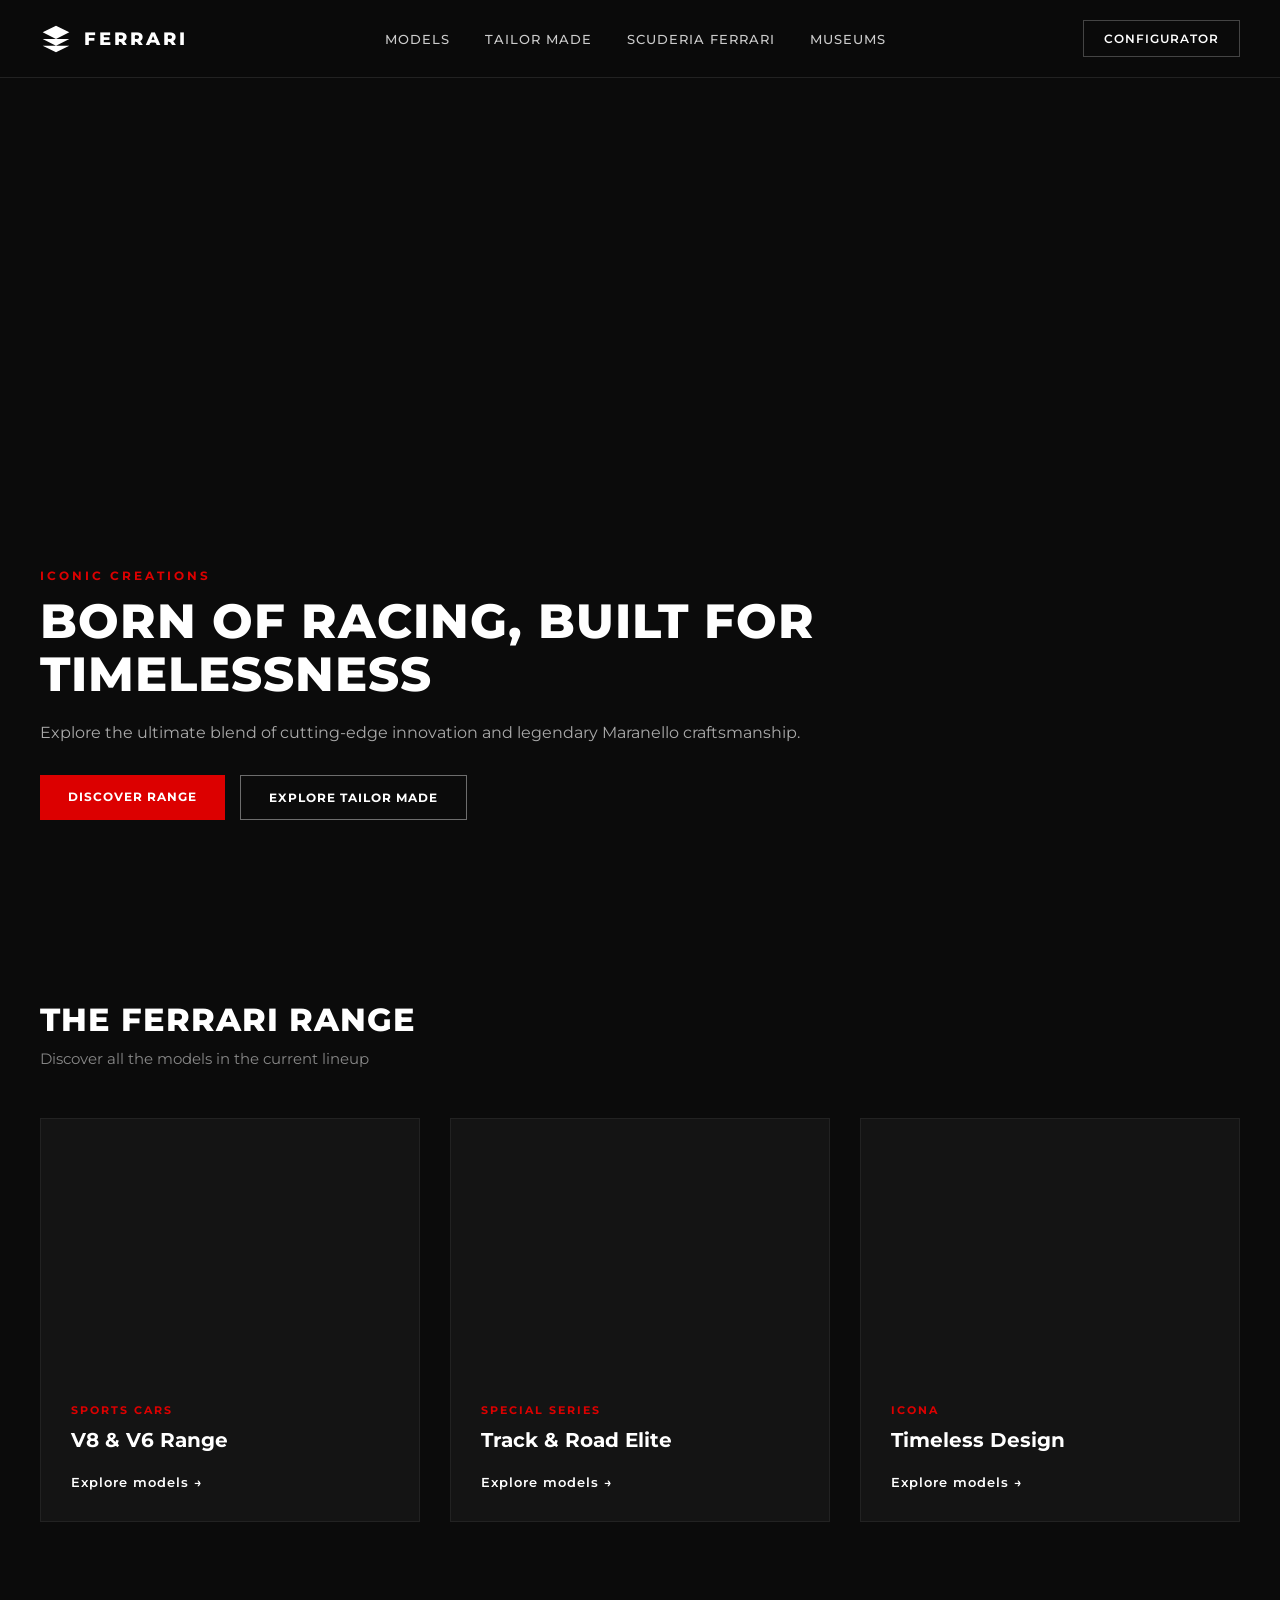
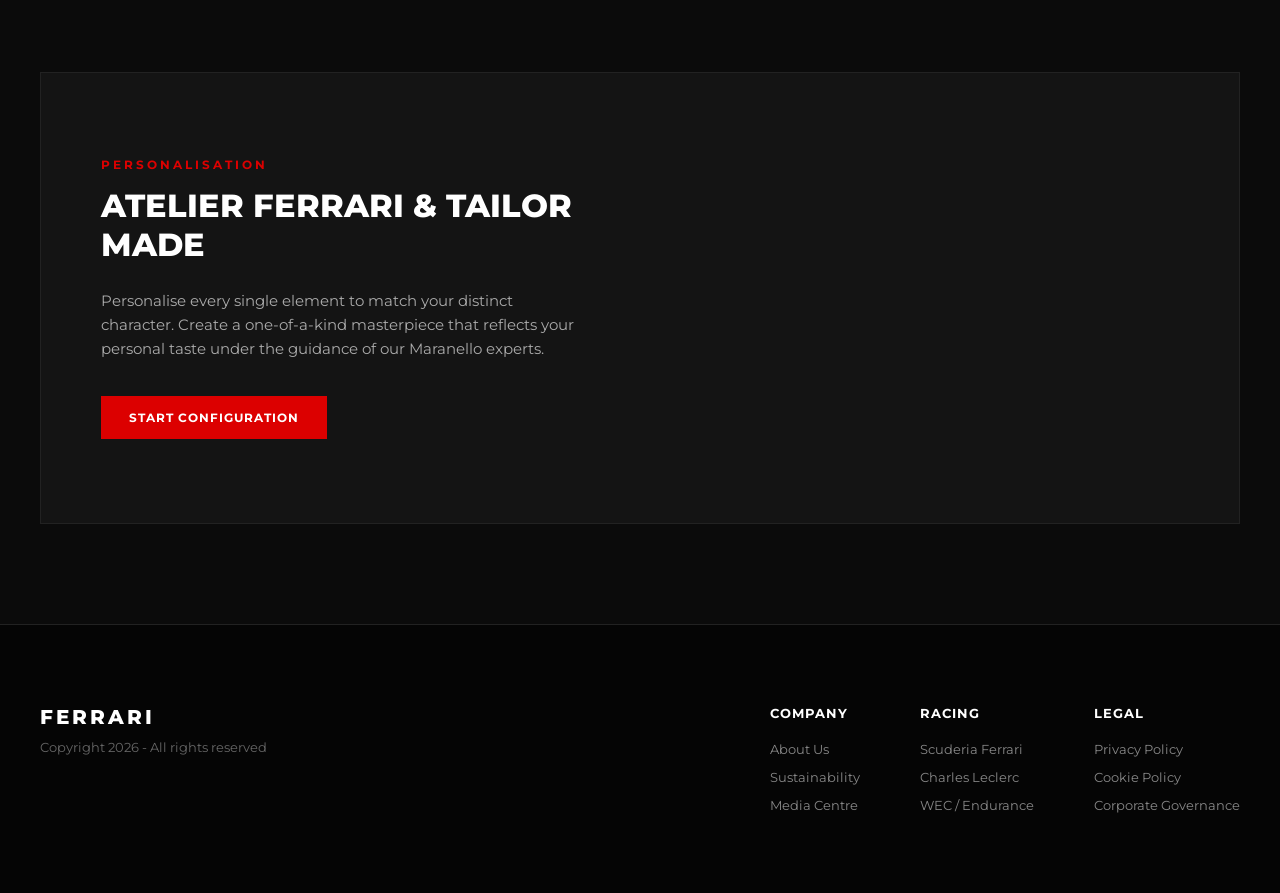
<file: index.html>
<!DOCTYPE html>
<html lang="en">
<head>
    <meta charset="UTF-8">
    <meta name="viewport" content="width=device-width, initial-scale=1.0">
    <title>Ferrari Official — The Prancing Horse</title>
    <!-- Hubungkan ke file CSS eksternal -->
    <link rel="stylesheet" href="style.css">
    <!-- Google Fonts -->
    <link href="https://fonts.googleapis.com/css2?family=Montserrat:wght@400;500;600;700;800&display=swap" rel="stylesheet">
</head>
<body>

    <!-- Header / Navbar -->
    <header class="navbar">
        <div class="nav-container">
            <div class="logo">
                <!-- Logo Prancing Horse (SVG sederhana) -->
                <svg viewBox="0 0 24 24" width="32" height="32" fill="#fff">
                    <path d="M12 2L2 7l10 5 10-5-10-5zM2 17l10 5 10-5M2 12l10 5 10-5"></path>
                </svg>
                <span class="brand-name">FERRARI</span>
            </div>
            <nav class="nav-links">
                <a href="#models">Models</a>
                <a href="#tailormade">Tailor Made</a>
                <a href="#scuderia">Scuderia Ferrari</a>
                <a href="#museums">Museums</a>
            </nav>
            <div class="nav-actions">
                <button class="btn-ghost">Configurator</button>
            </div>
        </div>
    </header>

    <!-- Hero Section -->
    <section class="hero">
        <div class="hero-content">
            <span class="sub-heading">ICONIC CREATIONS</span>
            <h1>BORN OF RACING, BUILT FOR TIMELESSNESS</h1>
            <p>Explore the ultimate blend of cutting-edge innovation and legendary Maranello craftsmanship.</p>
            <div class="hero-buttons">
                <a href="#models" class="btn-primary">Discover Range</a>
                <a href="#tailormade" class="btn-secondary">Explore Tailor Made</a>
            </div>
        </div>
    </section>

    <!-- Models Showcase Section -->
    <section id="models" class="models-section">
        <div class="section-header">
            <h2>THE FERRARI RANGE</h2>
            <p>Discover all the models in the current lineup</p>
        </div>
        
        <div class="models-grid">
            <div class="model-card">
                <div class="card-image bg-1"></div>
                <div class="card-info">
                    <span>Sports Cars</span>
                    <h3>V8 & V6 Range</h3>
                    <a href="#" class="text-link">Explore models &rarr;</a>
                </div>
            </div>
            
            <div class="model-card">
                <div class="card-image bg-2"></div>
                <div class="card-info">
                    <span>Special Series</span>
                    <h3>Track & Road Elite</h3>
                    <a href="#" class="text-link">Explore models &rarr;</a>
                </div>
            </div>

            <div class="model-card">
                <div class="card-image bg-3"></div>
                <div class="card-info">
                    <span>Icona</span>
                    <h3>Timeless Design</h3>
                    <a href="#" class="text-link">Explore models &rarr;</a>
                </div>
            </div>
        </div>
    </section>

    <!-- Tailor Made Feature Section -->
    <section id="tailormade" class="feature-section">
        <div class="feature-container">
            <div class="feature-text">
                <span class="sub-heading">PERSONALISATION</span>
                <h2>ATELIER FERRARI & TAILOR MADE</h2>
                <p>Personalise every single element to match your distinct character. Create a one-of-a-kind masterpiece that reflects your personal taste under the guidance of our Maranello experts.</p>
                <a href="#" class="btn-primary">Start Configuration</a>
            </div>
            <div class="feature-image"></div>
        </div>
    </section>

    <!-- Footer -->
    <footer class="footer">
        <div class="footer-container">
            <div class="footer-brand">
                <h3>FERRARI</h3>
                <p>Copyright 2026 - All rights reserved</p>
            </div>
            <div class="footer-links">
                <div class="link-column">
                    <h4>Company</h4>
                    <a href="#">About Us</a>
                    <a href="#">Sustainability</a>
                    <a href="#">Media Centre</a>
                </div>
                <div class="link-column">
                    <h4>Racing</h4>
                    <a href="#">Scuderia Ferrari</a>
                    <a href="#">Charles Leclerc</a>
                    <a href="#">WEC / Endurance</a>
                </div>
                <div class="link-column">
                    <h4>Legal</h4>
                    <a href="#">Privacy Policy</a>
                    <a href="#">Cookie Policy</a>
                    <a href="#">Corporate Governance</a>
                </div>
            </div>
        </div>
    </footer>

</body>
</html>
</file>
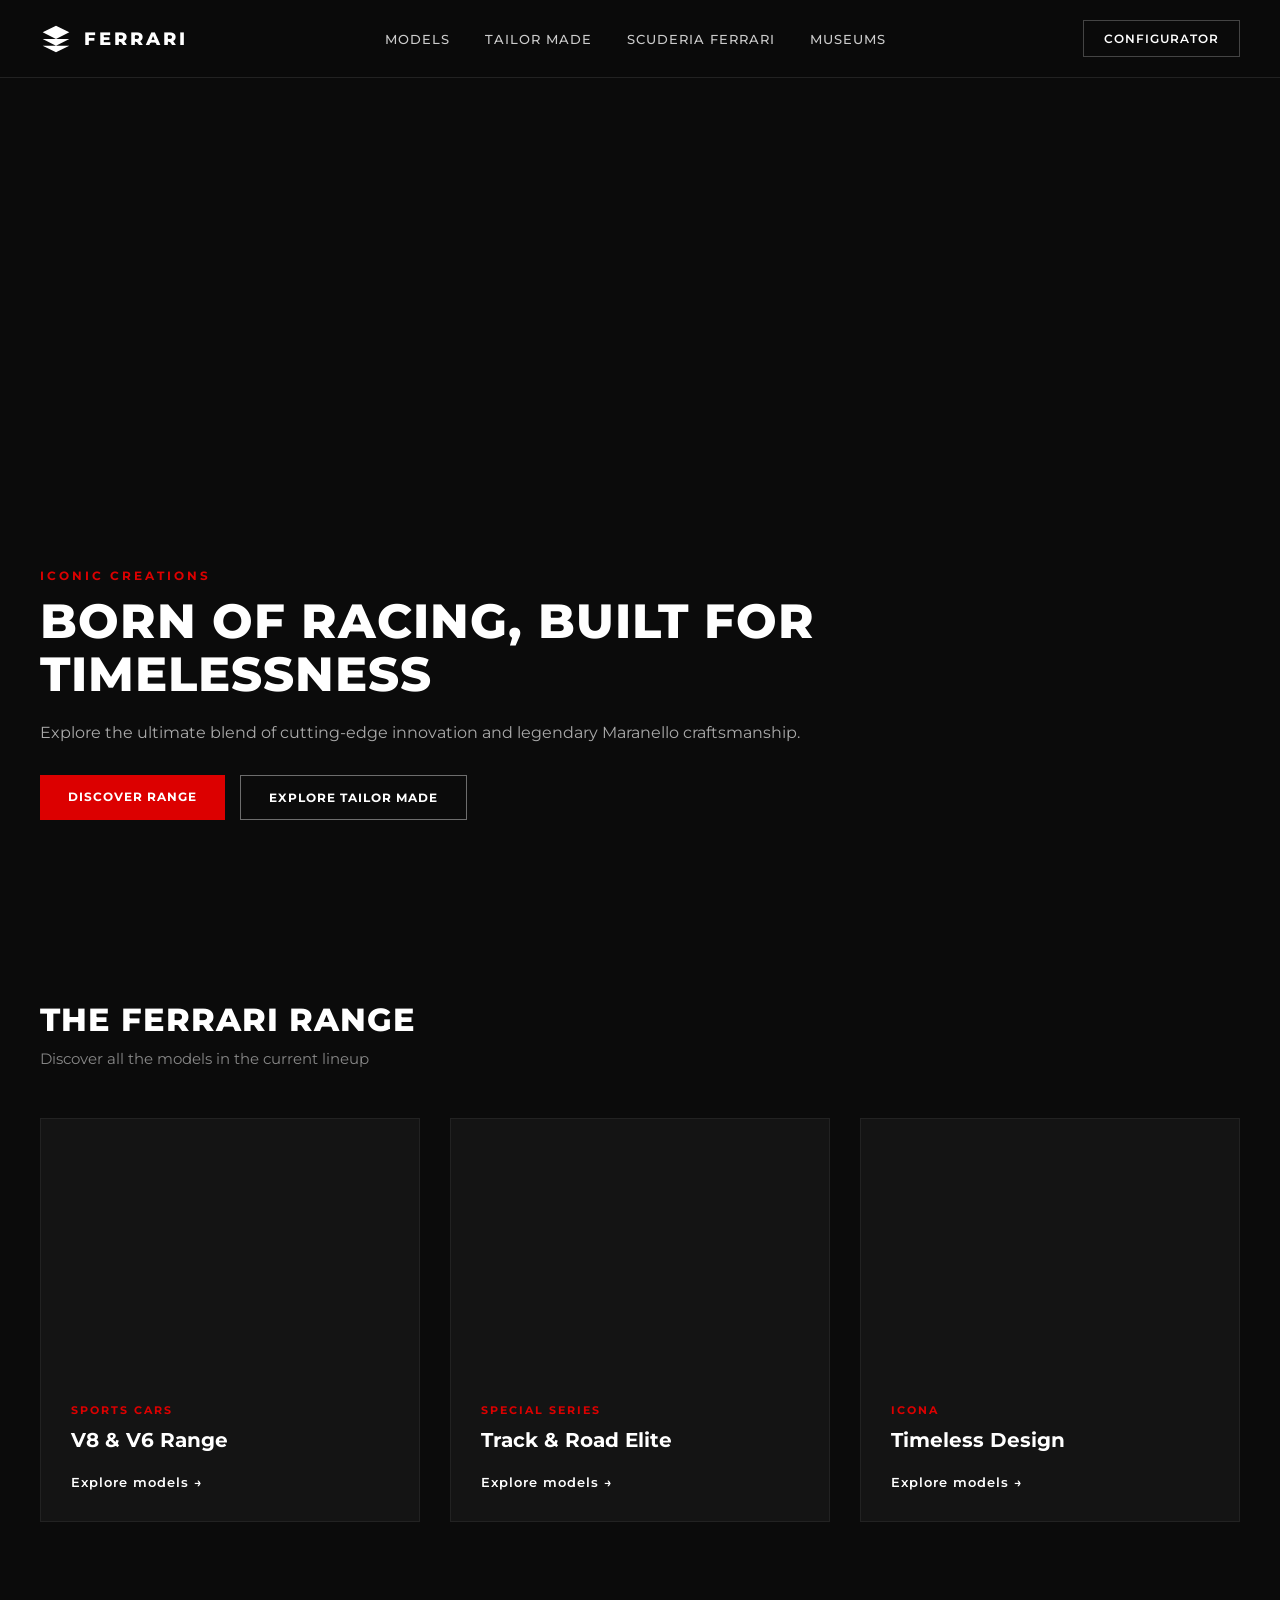
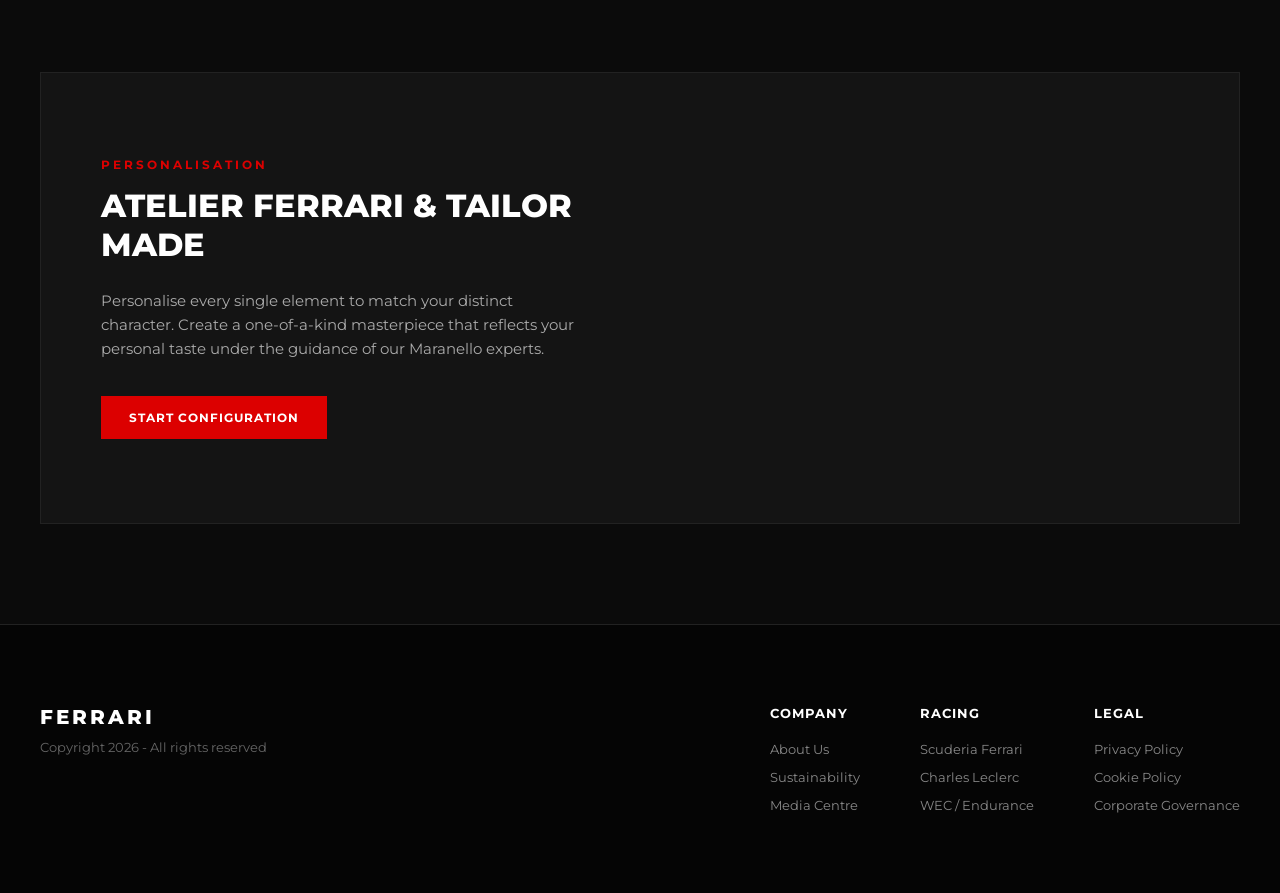
<file: tugas_lanjutan.html>
<!DOCTYPE html>
<html lang="en">
<head>
    <meta charset="UTF-8">
    <meta name="viewport" content="width=device-width, initial-scale=1.0">
    <title>Ferrari Official — The Prancing Horse</title>
    <!-- Hubungkan ke file CSS eksternal -->
    <link rel="stylesheet" href="style.css">
    <!-- Google Fonts -->
    <link href="https://fonts.googleapis.com/css2?family=Montserrat:wght@400;500;600;700;800&display=swap" rel="stylesheet">
</head>
<body>

    <!-- Header / Navbar -->
    <header class="navbar">
        <div class="nav-container">
            <div class="logo">
                <!-- Logo Prancing Horse (SVG sederhana) -->
                <svg viewBox="0 0 24 24" width="32" height="32" fill="#fff">
                    <path d="M12 2L2 7l10 5 10-5-10-5zM2 17l10 5 10-5M2 12l10 5 10-5"></path>
                </svg>
                <span class="brand-name">FERRARI</span>
            </div>
            <nav class="nav-links">
                <a href="#models">Models</a>
                <a href="#tailormade">Tailor Made</a>
                <a href="#scuderia">Scuderia Ferrari</a>
                <a href="#museums">Museums</a>
            </nav>
            <div class="nav-actions">
                <button class="btn-ghost">Configurator</button>
            </div>
        </div>
    </header>

    <!-- Hero Section -->
    <section class="hero">
        <div class="hero-content">
            <span class="sub-heading">ICONIC CREATIONS</span>
            <h1>BORN OF RACING, BUILT FOR TIMELESSNESS</h1>
            <p>Explore the ultimate blend of cutting-edge innovation and legendary Maranello craftsmanship.</p>
            <div class="hero-buttons">
                <a href="#models" class="btn-primary">Discover Range</a>
                <a href="#tailormade" class="btn-secondary">Explore Tailor Made</a>
            </div>
        </div>
    </section>

    <!-- Models Showcase Section -->
    <section id="models" class="models-section">
        <div class="section-header">
            <h2>THE FERRARI RANGE</h2>
            <p>Discover all the models in the current lineup</p>
        </div>
        
        <div class="models-grid">
            <div class="model-card">
                <div class="card-image bg-1"></div>
                <div class="card-info">
                    <span>Sports Cars</span>
                    <h3>V8 & V6 Range</h3>
                    <a href="#" class="text-link">Explore models &rarr;</a>
                </div>
            </div>
            
            <div class="model-card">
                <div class="card-image bg-2"></div>
                <div class="card-info">
                    <span>Special Series</span>
                    <h3>Track & Road Elite</h3>
                    <a href="#" class="text-link">Explore models &rarr;</a>
                </div>
            </div>

            <div class="model-card">
                <div class="card-image bg-3"></div>
                <div class="card-info">
                    <span>Icona</span>
                    <h3>Timeless Design</h3>
                    <a href="#" class="text-link">Explore models &rarr;</a>
                </div>
            </div>
        </div>
    </section>

    <!-- Tailor Made Feature Section -->
    <section id="tailormade" class="feature-section">
        <div class="feature-container">
            <div class="feature-text">
                <span class="sub-heading">PERSONALISATION</span>
                <h2>ATELIER FERRARI & TAILOR MADE</h2>
                <p>Personalise every single element to match your distinct character. Create a one-of-a-kind masterpiece that reflects your personal taste under the guidance of our Maranello experts.</p>
                <a href="#" class="btn-primary">Start Configuration</a>
            </div>
            <div class="feature-image"></div>
        </div>
    </section>

    <!-- Footer -->
    <footer class="footer">
        <div class="footer-container">
            <div class="footer-brand">
                <h3>FERRARI</h3>
                <p>Copyright 2026 - All rights reserved</p>
            </div>
            <div class="footer-links">
                <div class="link-column">
                    <h4>Company</h4>
                    <a href="#">About Us</a>
                    <a href="#">Sustainability</a>
                    <a href="#">Media Centre</a>
                </div>
                <div class="link-column">
                    <h4>Racing</h4>
                    <a href="#">Scuderia Ferrari</a>
                    <a href="#">Charles Leclerc</a>
                    <a href="#">WEC / Endurance</a>
                </div>
                <div class="link-column">
                    <h4>Legal</h4>
                    <a href="#">Privacy Policy</a>
                    <a href="#">Cookie Policy</a>
                    <a href="#">Corporate Governance</a>
                </div>
            </div>
        </div>
    </footer>

</body>
</html>
</file>
<file: style.css>
/* --- Reset & Base Styles --- */
* {
    margin: 0;
    padding: 0;
    box-sizing: border-box;
    font-family: 'Montserrat', sans-serif;
}

body {
    background-color: #0b0b0b;
    color: #ffffff;
    overflow-x: hidden;
}

/* --- Navigation Bar --- */
.navbar {
    position: fixed;
    top: 0;
    left: 0;
    width: 100%;
    background: rgba(11, 11, 11, 0.9);
    backdrop-filter: blur(10px);
    border-bottom: 1px solid #222;
    z-index: 1000;
}

.nav-container {
    max-width: 1440px;
    margin: 0 auto;
    padding: 20px 40px;
    display: flex;
    justify-content: space-between;
    align-items: center;
}

.logo {
    display: flex;
    align-items: center;
    gap: 12px;
}

.brand-name {
    font-weight: 800;
    font-size: 18px;
    letter-spacing: 3px;
    color: #fff;
}

.nav-links {
    display: flex;
    gap: 35px;
}

.nav-links a {
    text-decoration: none;
    color: #ccc;
    font-size: 13px;
    font-weight: 500;
    text-transform: uppercase;
    letter-spacing: 1px;
    transition: color 0.3s ease;
}

.nav-links a:hover {
    color: #dc0000; /* Ferrari Red Accent */
}

.btn-ghost {
    background: transparent;
    color: #fff;
    border: 1px solid #444;
    padding: 10px 20px;
    font-size: 12px;
    font-weight: 600;
    letter-spacing: 1px;
    cursor: pointer;
    text-transform: uppercase;
    transition: all 0.3s ease;
}

.btn-ghost:hover {
    border-color: #fff;
    background: #fff;
    color: #0b0b0b;
}

/* --- Hero Section --- */
.hero {
    height: 100vh;
    background: linear-gradient(to top, rgba(11,11,11,1), rgba(11,11,11,0.2)), 
                url('https://images.unsplash.com/photo-1583121274602-3e2820c69888?auto=format&fit=crop&w=1920&q=80') no-repeat center center/cover;
    display: flex;
    align-items: flex-end;
    padding: 80px 40px;
}

.hero-content {
    max-width: 800px;
}

.sub-heading {
    display: block;
    font-size: 12px;
    letter-spacing: 3px;
    font-weight: 700;
    color: #dc0000;
    margin-bottom: 12px;
    text-transform: uppercase;
}

.hero h1 {
    font-size: 48px;
    font-weight: 800;
    line-height: 1.1;
    margin-bottom: 20px;
    letter-spacing: 1px;
}

.hero p {
    font-size: 16px;
    color: #aaa;
    margin-bottom: 30px;
    line-height: 1.5;
}

.hero-buttons {
    display: flex;
    gap: 15px;
}

.btn-primary {
    background-color: #dc0000;
    color: white;
    padding: 14px 28px;
    font-size: 12px;
    font-weight: 700;
    text-decoration: none;
    text-transform: uppercase;
    letter-spacing: 1px;
    transition: background 0.3s;
    display: inline-block;
}

.btn-primary:hover {
    background-color: #b00000;
}

.btn-secondary {
    background-color: transparent;
    color: white;
    border: 1px solid rgba(255, 255, 255, 0.4);
    padding: 14px 28px;
    font-size: 12px;
    font-weight: 700;
    text-decoration: none;
    text-transform: uppercase;
    letter-spacing: 1px;
    transition: all 0.3s;
    display: inline-block;
}

.btn-secondary:hover {
    border-color: #fff;
    background: rgba(255, 255, 255, 0.05);
}

/* --- Models Section --- */
.models-section {
    padding: 100px 40px;
    max-width: 1440px;
    margin: 0 auto;
}

.section-header {
    margin-bottom: 50px;
}

.section-header h2 {
    font-size: 32px;
    font-weight: 800;
    letter-spacing: 1px;
    margin-bottom: 10px;
}

.section-header p {
    color: #888;
    font-size: 15px;
}

.models-grid {
    display: grid;
    grid-template-columns: repeat(3, 1fr);
    gap: 30px;
}

.model-card {
    background: #141414;
    border: 1px solid #222;
    overflow: hidden;
    transition: transform 0.3s ease, border-color 0.3s ease;
}

.model-card:hover {
    transform: translateY(-5px);
    border-color: #444;
}

.card-image {
    height: 250px;
    background-size: cover;
    background-position: center;
}

/* Placeholder backgrounds untuk kartu model */
.bg-1 { background-image: url('https://images.unsplash.com/photo-1617814076367-b759c7d7e738?auto=format&fit=crop&w=800&q=80'); }
.bg-2 { background-image: url('https://images.unsplash.com/photo-1544829099-b9a0c07fad1a?auto=format&fit=crop&w=800&q=80'); }
.bg-3 { background-image: url('https://images.unsplash.com/photo-1503376780353-7e6692767b70?auto=format&fit=crop&w=800&q=80'); }

.card-info {
    padding: 30px;
}

.card-info span {
    font-size: 11px;
    text-transform: uppercase;
    letter-spacing: 2px;
    color: #dc0000;
    font-weight: 700;
}

.card-info h3 {
    font-size: 20px;
    margin: 10px 0 20px 0;
    font-weight: 700;
}

.text-link {
    color: #fff;
    text-decoration: none;
    font-size: 13px;
    font-weight: 600;
    letter-spacing: 1px;
    transition: color 0.3s;
}

.text-link:hover {
    color: #dc0000;
}

/* --- Feature Section --- */
.feature-section {
    padding: 50px 40px 100px 40px;
    max-width: 1440px;
    margin: 0 auto;
}

.feature-container {
    display: grid;
    grid-template-columns: 1fr 1fr;
    background: #141414;
    border: 1px solid #222;
    align-items: center;
}

.feature-text {
    padding: 60px;
}

.feature-text h2 {
    font-size: 32px;
    font-weight: 800;
    margin: 15px 0 25px 0;
    line-height: 1.2;
}

.feature-text p {
    color: #aaa;
    font-size: 15px;
    line-height: 1.6;
    margin-bottom: 35px;
}

.feature-image {
    height: 100%;
    min-height: 450px;
    background: url('https://images.unsplash.com/photo-1592198084033-aade902d1aae?auto=format&fit=crop&w=1000&q=80') no-repeat center center/cover;
}

/* --- Footer --- */
.footer {
    background: #050505;
    border-top: 1px solid #222;
    padding: 80px 40px;
}

.footer-container {
    max-width: 1440px;
    margin: 0 auto;
    display: flex;
    justify-content: space-between;
    flex-wrap: wrap;
    gap: 40px;
}

.footer-brand h3 {
    font-size: 20px;
    font-weight: 800;
    letter-spacing: 3px;
    margin-bottom: 10px;
}

.footer-brand p {
    color: #666;
    font-size: 13px;
}

.footer-links {
    display: flex;
    gap: 60px;
}

.link-column {
    display: flex;
    flex-direction: column;
    gap: 12px;
}

.link-column h4 {
    font-size: 13px;
    text-transform: uppercase;
    letter-spacing: 1px;
    color: #fff;
    margin-bottom: 8px;
}

.link-column a {
    text-decoration: none;
    color: #888;
    font-size: 13px;
    transition: color 0.3s;
}

.link-column a:hover {
    color: #dc0000;
}

/* --- Responsive Media Queries --- */
@media (max-width: 968px) {
    .models-grid {
        grid-template-columns: 1fr;
    }
    .feature-container {
        grid-template-columns: 1fr;
    }
    .nav-links {
        display: none;
    }
    .hero h1 {
        font-size: 32px;
    }
}
</file>
